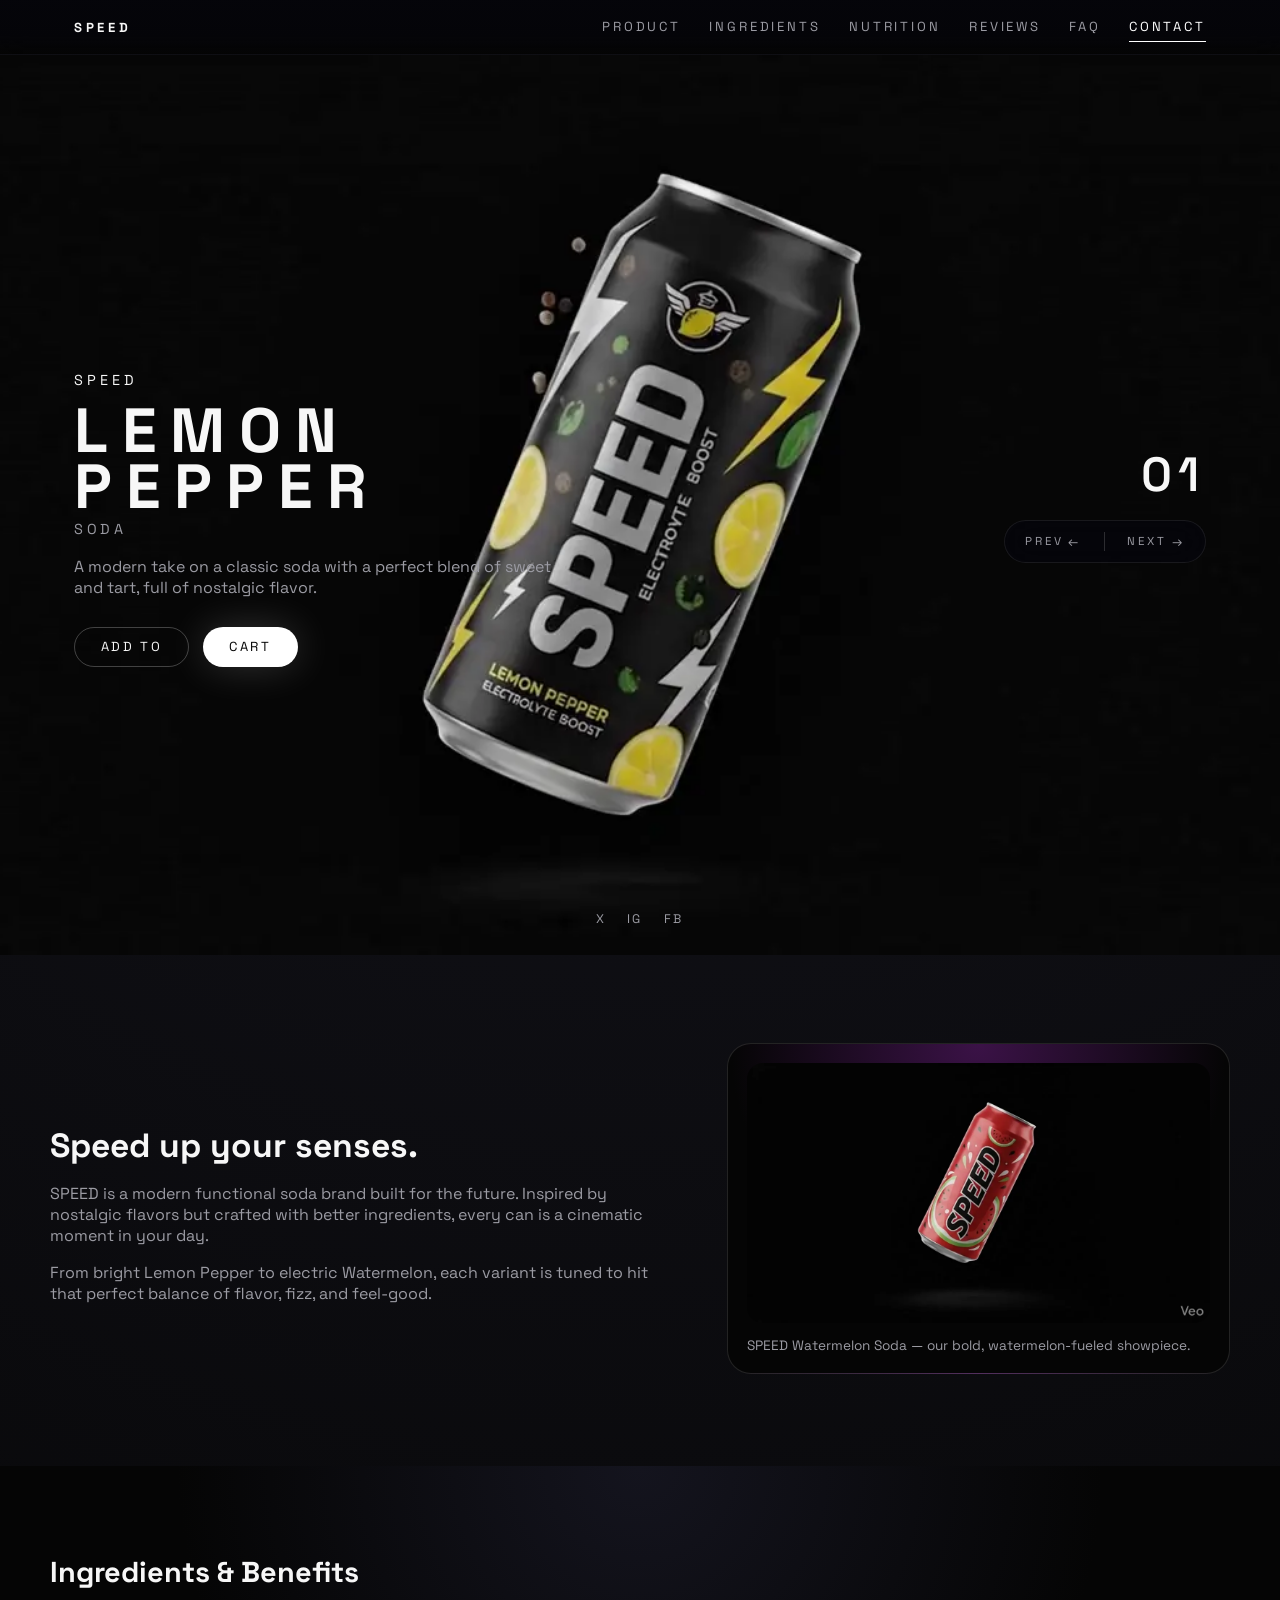
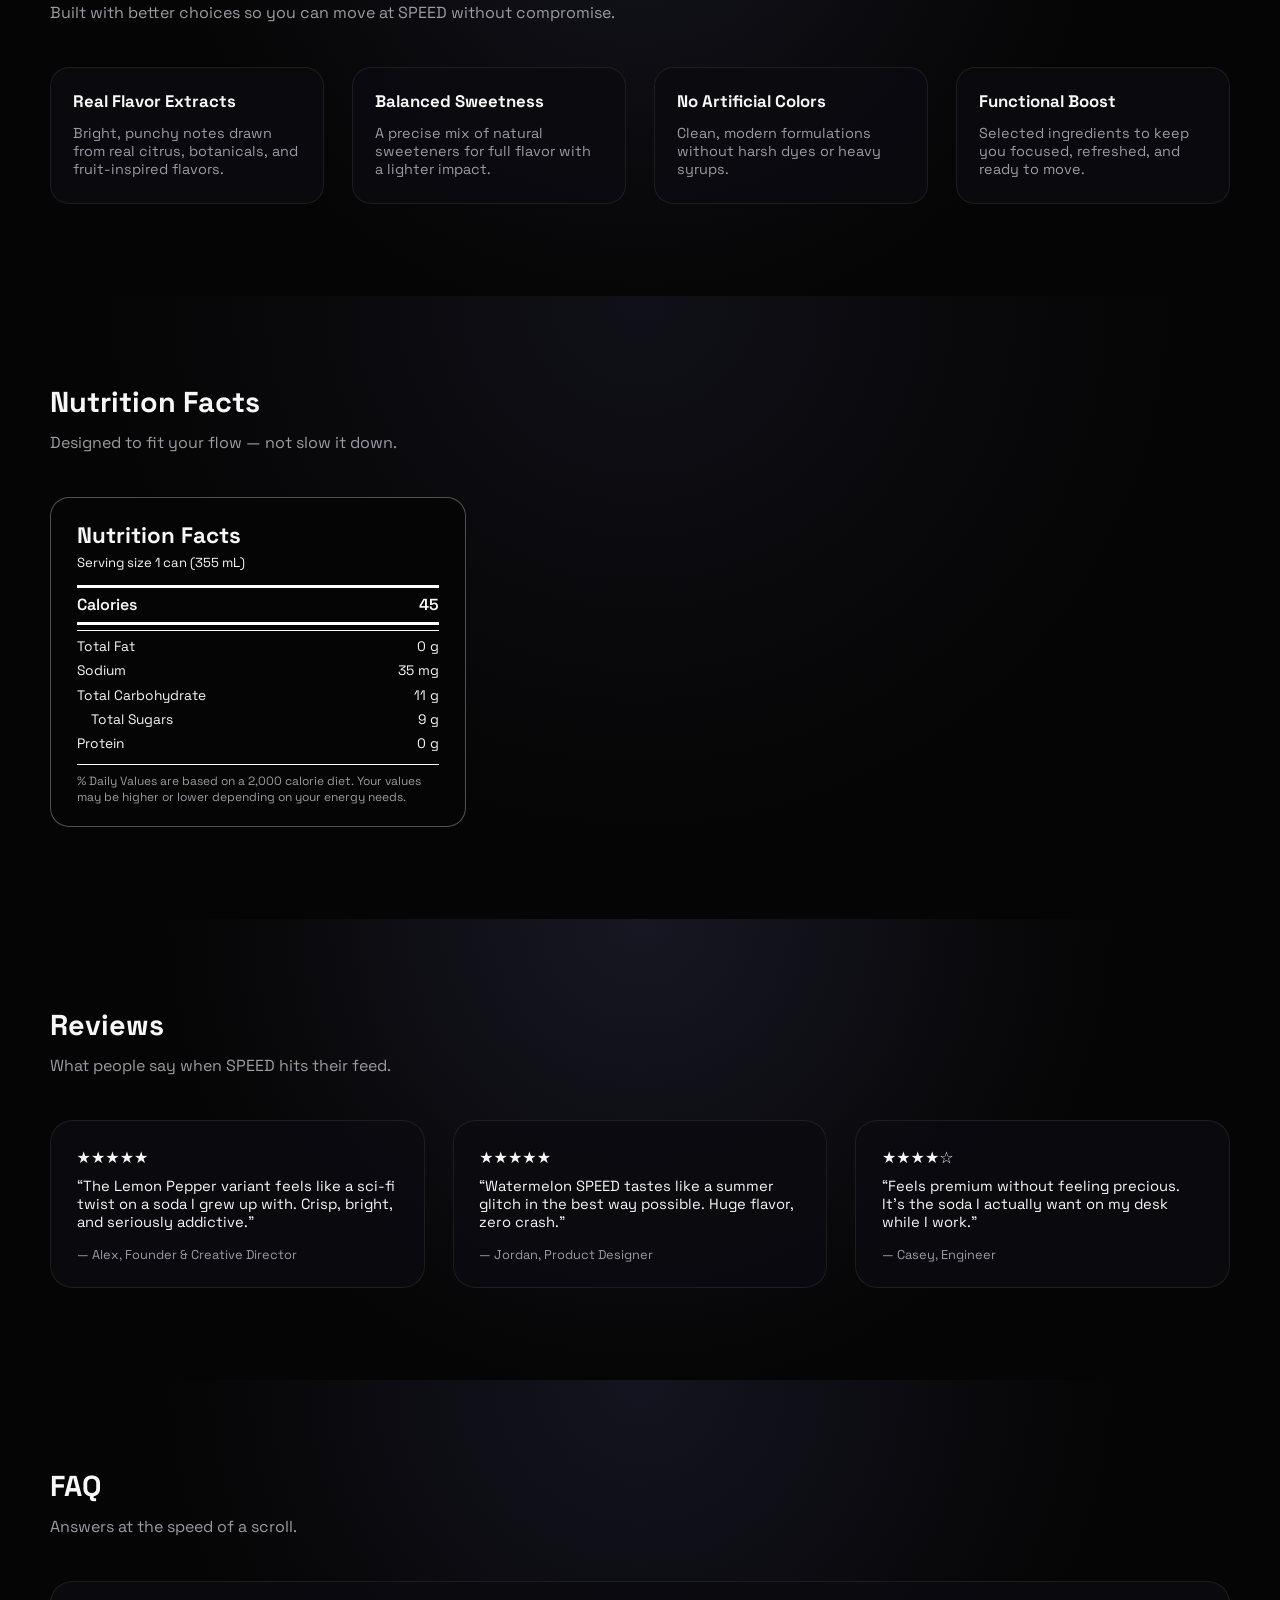
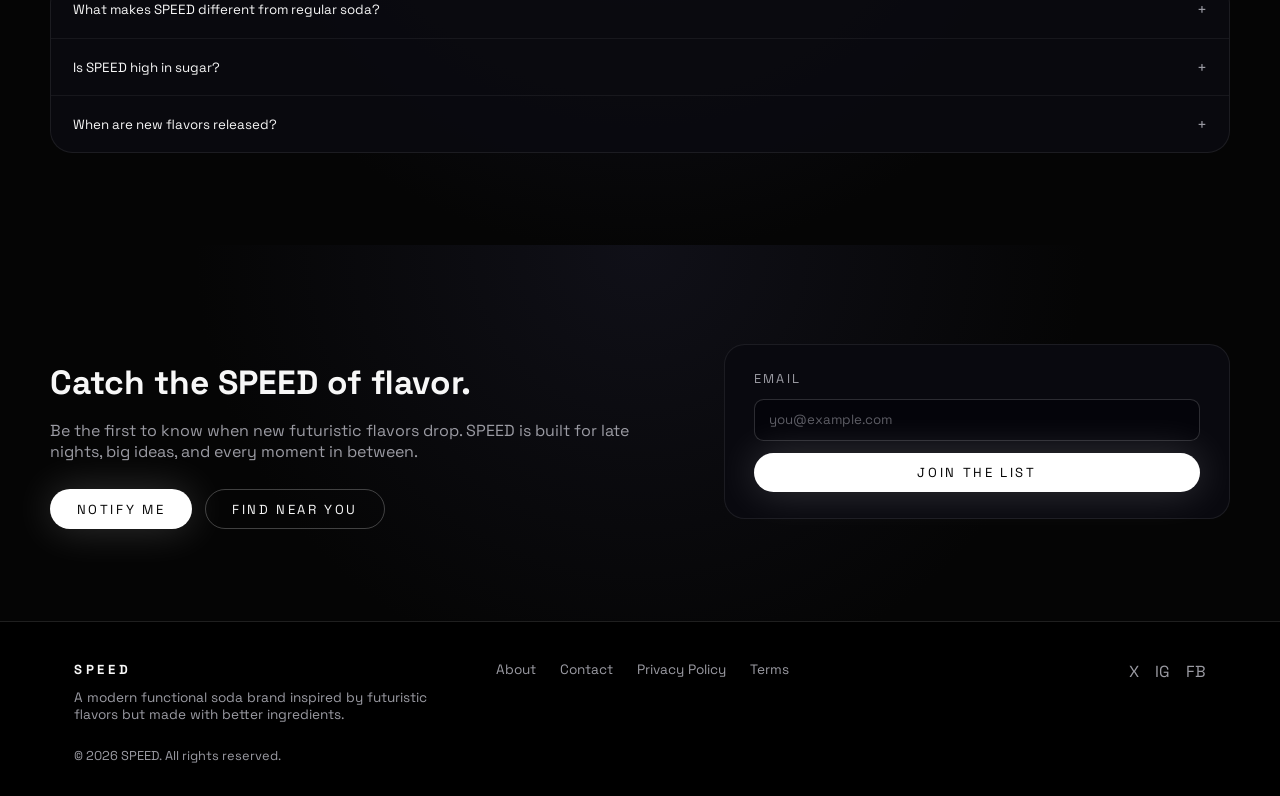
<file: Documents/Projects/Speed Sodas/index.html>
<!doctype html>
<html lang="en">
  <head>
    <meta charset="utf-8" />
    <title>SPEED Soda — Cinematic Parallax Soda Experience</title>
    <meta name="viewport" content="width=device-width, initial-scale=1" />
    <meta
      name="description"
      content="SPEED — a modern functional soda brand inspired by futuristic flavors but made with better ingredients."
    />
    <link rel="preconnect" href="https://fonts.googleapis.com" />
    <link rel="preconnect" href="https://fonts.gstatic.com" crossorigin />
    <link
      href="https://fonts.googleapis.com/css2?family=Space+Grotesk:wght@400;500;600;700&display=swap"
      rel="stylesheet"
    />
    <link rel="stylesheet" href="./styles.css" />
  </head>
  <body>
    <!-- Fullscreen loading overlay -->
    <div id="page-loader" aria-hidden="true">
      <div class="loader-inner">
        <div class="loader-logo">SPEED</div>
        <p class="loader-tagline">
          A modern functional soda brand inspired by futuristic flavors but made with better ingredients.
        </p>
        <div class="loader-bar">
          <div class="loader-bar-fill"></div>
        </div>
        <div class="loader-percent">Loading 0%</div>
      </div>
    </div>

    <!-- Sticky site header -->
    <header id="site-header">
      <div class="header-inner">
        <a href="#hero" class="brand">
          <span class="brand-mark">SPEED</span>
        </a>
        <nav class="main-nav" aria-label="Primary">
          <a href="#product" data-nav-target="product" class="nav-link is-active">Product</a>
          <a href="#ingredients" data-nav-target="ingredients" class="nav-link">Ingredients</a>
          <a href="#nutrition" data-nav-target="nutrition" class="nav-link">Nutrition</a>
          <a href="#reviews" data-nav-target="reviews" class="nav-link">Reviews</a>
          <a href="#faq" data-nav-target="faq" class="nav-link">FAQ</a>
          <a href="#contact" data-nav-target="contact" class="nav-link">Contact</a>
        </nav>
      </div>
    </header>

    <!-- Hero -->
    <main>
      <section id="hero" aria-label="Featured drink">
        <canvas id="hero-sequence"></canvas>
        <img id="hero-video" class="hero-video" alt="" aria-hidden="true" />

        <div class="hero-overlay">
          <div class="hero-text" aria-live="polite">
            <div class="hero-logo">SPEED</div>
            <h1 class="hero-title" id="hero-title">LEMON PEPPER</h1>
            <div class="hero-subtitle" id="hero-subtitle">SODA</div>
            <p class="hero-description" id="hero-description">
              A modern take on a classic soda with a perfect blend of sweet and tart, full of nostalgic flavor.
            </p>
            <div class="hero-ctas">
              <button class="btn btn-ghost" type="button">ADD TO</button>
              <button class="btn btn-solid" type="button">CART</button>
            </div>
          </div>

          <div class="hero-center"></div>

          <aside class="hero-variants" aria-label="Drink variants">
            <div class="hero-variant-index" id="hero-variant-index">01</div>
            <div class="hero-variant-nav">
              <button class="variant-btn variant-prev" id="variant-prev" type="button" aria-label="Previous flavor">
                <span class="variant-label">PREV</span>
                <span class="variant-arrow">←</span>
              </button>
              <div class="hero-nav-divider"></div>
              <button class="variant-btn variant-next" id="variant-next" type="button" aria-label="Next flavor">
                <span class="variant-label">NEXT</span>
                <span class="variant-arrow">→</span>
              </button>
            </div>
            <div class="variant-loading" id="variant-loading" aria-live="polite"></div>
          </aside>
        </div>

        <div class="hero-socials" aria-label="SPEED social links">
          <a href="#" aria-label="SPEED on X (Twitter)" class="social-link">X</a>
          <a href="#" aria-label="SPEED on Instagram" class="social-link">IG</a>
          <a href="#" aria-label="SPEED on Facebook" class="social-link">FB</a>
        </div>
      </section>

      <!-- Product / About -->
      <section id="product" class="section section-product">
        <div class="section-inner">
          <div class="section-copy">
            <h2>Speed up your senses.</h2>
            <p>
              SPEED is a modern functional soda brand built for the future. Inspired by nostalgic flavors but crafted
              with better ingredients, every can is a cinematic moment in your day.
            </p>
            <p>
              From bright Lemon Pepper to electric Watermelon, each variant is tuned to hit that perfect balance of
              flavor, fizz, and feel-good.
            </p>
          </div>
          <div class="section-media">
            <figure class="product-figure">
              <img
                src="./assets/watermeln.webp"
                alt="SPEED Watermelon Soda can on a bold studio background with watermelon slices and dynamic lighting, showcasing the vibrant colors and modern design of the can in a cinematic style."
                class="product-cta-image"
                loading="lazy"
              />
              <figcaption>SPEED Watermelon Soda — our bold, watermelon-fueled showpiece.</figcaption>
            </figure>
          </div>
        </div>
      </section>

      <!-- Ingredients & Benefits -->
      <section id="ingredients" class="section section-ingredients">
        <div class="section-inner">
          <header class="section-header">
            <h2>Ingredients &amp; Benefits</h2>
            <p>Built with better choices so you can move at SPEED without compromise.</p>
          </header>
          <div class="ingredients-grid">
            <div class="ingredient-card">
              <h3>Real Flavor Extracts</h3>
              <p>Bright, punchy notes drawn from real citrus, botanicals, and fruit-inspired flavors.</p>
            </div>
            <div class="ingredient-card">
              <h3>Balanced Sweetness</h3>
              <p>A precise mix of natural sweeteners for full flavor with a lighter impact.</p>
            </div>
            <div class="ingredient-card">
              <h3>No Artificial Colors</h3>
              <p>Clean, modern formulations without harsh dyes or heavy syrups.</p>
            </div>
            <div class="ingredient-card">
              <h3>Functional Boost</h3>
              <p>Selected ingredients to keep you focused, refreshed, and ready to move.</p>
            </div>
          </div>
        </div>
      </section>

      <!-- Nutrition Facts -->
      <section id="nutrition" class="section section-nutrition">
        <div class="section-inner">
          <header class="section-header">
            <h2>Nutrition Facts</h2>
            <p>Designed to fit your flow — not slow it down.</p>
          </header>
          <div class="nutrition-card" aria-label="Example nutrition facts label">
            <div class="nutrition-header">
              <h3>Nutrition Facts</h3>
              <p>Serving size 1 can (355 mL)</p>
            </div>
            <div class="nutrition-row strong">
              <span>Calories</span>
              <span>45</span>
            </div>
            <div class="nutrition-divider"></div>
            <div class="nutrition-row">
              <span>Total Fat</span>
              <span>0 g</span>
            </div>
            <div class="nutrition-row">
              <span>Sodium</span>
              <span>35 mg</span>
            </div>
            <div class="nutrition-row">
              <span>Total Carbohydrate</span>
              <span>11 g</span>
            </div>
            <div class="nutrition-row sub">
              <span>Total Sugars</span>
              <span>9 g</span>
            </div>
            <div class="nutrition-row">
              <span>Protein</span>
              <span>0 g</span>
            </div>
            <div class="nutrition-footer">
              <p>% Daily Values are based on a 2,000 calorie diet. Your values may be higher or lower depending on your
                energy needs.</p>
            </div>
          </div>
        </div>
      </section>

      <!-- Reviews / Social Proof -->
      <section id="reviews" class="section section-reviews">
        <div class="section-inner">
          <header class="section-header">
            <h2>Reviews</h2>
            <p>What people say when SPEED hits their feed.</p>
          </header>
          <div class="reviews-grid">
            <article class="review-card">
              <div class="review-rating">★★★★★</div>
              <p class="review-quote">
                “The Lemon Pepper variant feels like a sci‑fi twist on a soda I grew up with. Crisp, bright, and
                seriously addictive.”
              </p>
              <p class="review-author">— Alex, Founder &amp; Creative Director</p>
            </article>
            <article class="review-card">
              <div class="review-rating">★★★★★</div>
              <p class="review-quote">
                “Watermelon SPEED tastes like a summer glitch in the best way possible. Huge flavor, zero crash.”
              </p>
              <p class="review-author">— Jordan, Product Designer</p>
            </article>
            <article class="review-card">
              <div class="review-rating">★★★★☆</div>
              <p class="review-quote">
                “Feels premium without feeling precious. It’s the soda I actually want on my desk while I work.”
              </p>
              <p class="review-author">— Casey, Engineer</p>
            </article>
          </div>
        </div>
      </section>

      <!-- FAQ -->
      <section id="faq" class="section section-faq">
        <div class="section-inner">
          <header class="section-header">
            <h2>FAQ</h2>
            <p>Answers at the speed of a scroll.</p>
          </header>
          <div class="faq-list" id="faq-list">
            <article class="faq-item">
              <button class="faq-question" type="button">
                <span>What makes SPEED different from regular soda?</span>
                <span class="faq-toggle">+</span>
              </button>
              <div class="faq-answer">
                <p>
                  SPEED is built around modern flavor design and ingredients that feel less heavy, more intentional, and
                  better aligned with how you actually move through your day.
                </p>
              </div>
            </article>
            <article class="faq-item">
              <button class="faq-question" type="button">
                <span>Is SPEED high in sugar?</span>
                <span class="faq-toggle">+</span>
              </button>
              <div class="faq-answer">
                <p>
                  Each variant is formulated to balance sweetness with clarity so you get the flavor hit you want
                  without an overwhelming sugar spike.
                </p>
              </div>
            </article>
            <article class="faq-item">
              <button class="faq-question" type="button">
                <span>When are new flavors released?</span>
                <span class="faq-toggle">+</span>
              </button>
              <div class="faq-answer">
                <p>
                  We release new SPEED variants in limited drops. Join the list below to hear about the next launch
                  first.
                </p>
              </div>
            </article>
          </div>
        </div>
      </section>

      <!-- Final Call-to-Action / Contact -->
      <section id="contact" class="section section-cta">
        <div class="section-inner section-inner-cta">
          <div class="cta-copy">
            <h2>Catch the SPEED of flavor.</h2>
            <p>
              Be the first to know when new futuristic flavors drop. SPEED is built for late nights, big ideas, and
              every moment in between.
            </p>
            <div class="hero-ctas">
              <button class="btn btn-solid" type="button">NOTIFY ME</button>
              <button class="btn btn-ghost" type="button">FIND NEAR YOU</button>
            </div>
          </div>
          <form class="cta-form" action="#" method="post">
            <label class="field-label" for="email">Email</label>
            <input
              id="email"
              name="email"
              type="email"
              placeholder="you@example.com"
              autocomplete="email"
              required
            />
            <button class="btn btn-solid btn-block" type="submit">Join the list</button>
          </form>
        </div>
      </section>
    </main>

    <footer id="site-footer">
      <div class="footer-inner">
        <div class="footer-brand">
          <div class="footer-logo">SPEED</div>
          <p class="footer-tagline">
            A modern functional soda brand inspired by futuristic flavors but made with better ingredients.
          </p>
        </div>
        <div class="footer-links">
          <a href="#product">About</a>
          <a href="#contact">Contact</a>
          <a href="#">Privacy Policy</a>
          <a href="#">Terms</a>
        </div>
        <div class="footer-socials">
          <a href="#" aria-label="SPEED on X (Twitter)" class="social-link">X</a>
          <a href="#" aria-label="SPEED on Instagram" class="social-link">IG</a>
          <a href="#" aria-label="SPEED on Facebook" class="social-link">FB</a>
        </div>
      </div>
      <div class="footer-bottom">
        <p>© <span id="footer-year"></span> SPEED. All rights reserved.</p>
      </div>
    </footer>

    <script src="./main.js" type="module"></script>
  </body>
</html>
</file>
<file: Documents/Projects/Speed Sodas/styles.css>
:root {
  --bg-main: #050505;
  --bg-elevated: #0c0c0f;
  --bg-soft: #131318;
  --text-main: #f7f7f7;
  --text-muted: #9b9ba3;
  --border-subtle: rgba(255, 255, 255, 0.08);
  --accent: #ffffff;
  --accent-soft: rgba(255, 255, 255, 0.2);
  --danger: #ff3366;
  --transition-fast: 180ms ease-out;
  --transition-med: 260ms ease-out;
}

*,
*::before,
*::after {
  box-sizing: border-box;
}

html,
body {
  margin: 0;
  padding: 0;
  background-color: var(--bg-main);
  color: var(--text-main);
  font-family: 'Space Grotesk', system-ui, -apple-system, BlinkMacSystemFont, 'Segoe UI', sans-serif;
  -webkit-font-smoothing: antialiased;
}

body {
  min-height: 100vh;
}

img {
  max-width: 100%;
  display: block;
}

button {
  font-family: inherit;
}

a {
  color: inherit;
  text-decoration: none;
}

main {
  background: radial-gradient(circle at top, #14141c 0, #050505 60%);
}

/* Loader */

#page-loader {
  position: fixed;
  inset: 0;
  background: radial-gradient(circle at top, #14141c 0, #050505 60%);
  display: flex;
  align-items: center;
  justify-content: center;
  z-index: 999;
  transition: opacity 320ms ease-out, visibility 320ms ease-out;
}

#page-loader.is-hidden {
  opacity: 0;
  visibility: hidden;
}

.loader-inner {
  max-width: 28rem;
  padding: 2.5rem 2.75rem;
  border-radius: 1.5rem;
  background: rgba(5, 5, 8, 0.88);
  border: 1px solid var(--border-subtle);
  box-shadow:
    0 0 60px rgba(0, 0, 0, 0.9),
    0 0 180px rgba(255, 255, 255, 0.18);
}

.loader-logo {
  font-weight: 700;
  letter-spacing: 0.32em;
  text-transform: uppercase;
  font-size: 0.95rem;
  margin-bottom: 1rem;
}

.loader-tagline {
  margin: 0 0 1.75rem;
  font-size: 0.9rem;
  color: var(--text-muted);
}

.loader-bar {
  position: relative;
  width: 100%;
  height: 0.35rem;
  border-radius: 999px;
  background: rgba(255, 255, 255, 0.06);
  overflow: hidden;
  margin-bottom: 0.75rem;
}

.loader-bar-fill {
  position: absolute;
  inset: 0;
  width: 0%;
  background: linear-gradient(90deg, #ffffff, #d0d0d0);
  border-radius: inherit;
  transition: width 140ms linear;
}

.loader-percent {
  font-size: 0.8rem;
  color: var(--text-muted);
}

/* Header */

#site-header {
  position: sticky;
  top: 0;
  z-index: 20;
  backdrop-filter: blur(18px);
  background: linear-gradient(
    to bottom,
    rgba(5, 5, 10, 0.96),
    rgba(5, 5, 10, 0.9),
    rgba(5, 5, 10, 0.82),
    transparent
  );
  border-bottom: 1px solid rgba(255, 255, 255, 0.04);
}

.header-inner {
  max-width: 1180px;
  margin: 0 auto;
  padding: 0.9rem 1.5rem;
  display: flex;
  align-items: center;
  justify-content: space-between;
  gap: 2rem;
}

.brand-mark {
  font-weight: 700;
  letter-spacing: 0.28em;
  text-transform: uppercase;
  font-size: 0.82rem;
}

.brand:hover .brand-mark {
  color: var(--accent);
}

.main-nav {
  display: flex;
  align-items: center;
  gap: 1.75rem;
  font-size: 0.82rem;
  text-transform: uppercase;
  letter-spacing: 0.22em;
}

.nav-link {
  position: relative;
  color: var(--text-muted);
  padding-block: 0.25rem;
  transition: color var(--transition-fast);
}

.nav-link::after {
  content: '';
  position: absolute;
  left: 0;
  bottom: -0.15rem;
  width: 0;
  height: 1px;
  background: var(--accent);
  transition: width var(--transition-fast);
}

.nav-link:hover {
  color: var(--text-main);
}

.nav-link.is-active {
  color: var(--accent);
}

.nav-link.is-active::after {
  width: 100%;
}

/* Hero */

#hero {
  position: relative;
  min-height: 100vh;
  overflow: hidden;
  color: var(--text-main);
}

#hero-video {
  position: absolute;
  inset: 0;
  width: 100%;
  height: 100%;
  object-fit: cover;
  display: block;
}

/* matte black tint overlay for WebP videos */
#hero-video::after {
  content: '';
  position: absolute;
  inset: 0;
  background: rgba(0, 0, 0, 0.4);
  pointer-events: none;
}

#hero-sequence {
  position: absolute;
  inset: 0;
  width: 100%;
  height: 100%;
  display: block;
}

.hero-overlay {
  position: relative;
  z-index: 1;
  max-width: 1180px;
  margin: 0 auto;
  height: 100vh;
  padding: 5.25rem 1.5rem 3.5rem;
  display: grid;
  grid-template-columns: minmax(0, 3.4fr) minmax(0, 1.2fr) minmax(0, 1.4fr);
  gap: 1.5rem;
}

.hero-text {
  align-self: center;
  max-width: 32rem;
  transition: opacity var(--transition-med), transform var(--transition-med);
}

.hero-text.is-transitioning-out {
  opacity: 0;
  transform: translateY(-8px);
}

.hero-text.is-transitioning-in {
  opacity: 1;
  transform: translateY(0);
}

.hero-logo {
  font-size: 0.9rem;
  letter-spacing: 0.28em;
  text-transform: uppercase;
  margin-bottom: 0.85rem;
}

.hero-title {
  font-size: clamp(2.8rem, 5vw, 3.9rem);
  line-height: 0.9;
  letter-spacing: 0.22em;
  text-transform: uppercase;
  margin: 0 0 0.35rem;
}

.hero-subtitle {
  font-size: 0.9rem;
  text-transform: uppercase;
  letter-spacing: 0.26em;
  color: var(--text-muted);
  margin-bottom: 1.1rem;
}

.hero-description {
  margin: 0 0 1.8rem;
  color: var(--text-muted);
  max-width: 30rem;
}

.hero-ctas {
  display: inline-flex;
  flex-wrap: wrap;
  gap: 0.85rem;
}

.btn {
  border-radius: 999px;
  padding: 0.65rem 1.6rem;
  font-size: 0.82rem;
  text-transform: uppercase;
  letter-spacing: 0.2em;
  border: 1px solid transparent;
  cursor: pointer;
  transition:
    background-color var(--transition-fast),
    color var(--transition-fast),
    border-color var(--transition-fast),
    box-shadow var(--transition-fast),
    transform 120ms ease-out;
}

.btn:active {
  transform: translateY(1px) scale(0.99);
}

.btn-solid {
  background: var(--accent);
  color: #050505;
  box-shadow: 0 0 40px rgba(255, 255, 255, 0.18);
}

.btn-solid:hover {
  box-shadow: 0 0 52px rgba(255, 255, 255, 0.24);
}

.btn-ghost {
  background: transparent;
  color: var(--text-main);
  border-color: var(--accent-soft);
}

.btn-ghost:hover {
  background: rgba(255, 255, 255, 0.06);
}

.btn-block {
  width: 100%;
  justify-content: center;
}

.hero-center {
  align-self: center;
}

.hero-variants {
  align-self: center;
  justify-self: flex-end;
  display: flex;
  flex-direction: column;
  align-items: flex-end;
  gap: 0.9rem;
}

.hero-variant-index {
  font-size: 3rem;
  letter-spacing: 0.14em;
  font-weight: 600;
}

.hero-variant-nav {
  display: inline-flex;
  align-items: center;
  gap: 0.75rem;
  padding: 0.4rem 0.6rem;
  border-radius: 999px;
  background: rgba(5, 5, 12, 0.82);
  border: 1px solid var(--border-subtle);
  backdrop-filter: blur(16px);
}

.variant-btn {
  display: inline-flex;
  align-items: center;
  gap: 0.3rem;
  padding: 0.35rem 0.65rem;
  border-radius: 999px;
  border: none;
  background: transparent;
  color: var(--text-muted);
  font-size: 0.72rem;
  text-transform: uppercase;
  letter-spacing: 0.26em;
  cursor: pointer;
}

.variant-btn:hover {
  color: var(--accent);
}

.hero-nav-divider {
  width: 1px;
  height: 1.2rem;
  background: rgba(255, 255, 255, 0.16);
}

.variant-arrow {
  font-size: 0.8rem;
}

.variant-loading {
  min-height: 1rem;
  font-size: 0.72rem;
  color: var(--text-muted);
}

.hero-socials {
  position: absolute;
  left: 50%;
  bottom: 1.75rem;
  transform: translateX(-50%);
  display: flex;
  align-items: center;
  gap: 1.25rem;
  font-size: 0.78rem;
  letter-spacing: 0.24em;
  text-transform: uppercase;
}

.social-link {
  color: var(--text-muted);
  transition: color var(--transition-fast);
}

.social-link:hover {
  color: var(--accent);
}

/* Sections */

.section {
  padding: 5.5rem 1.5rem 5.75rem;
}

.section-inner {
  max-width: 1180px;
  margin: 0 auto;
}

.section-header {
  max-width: 40rem;
  margin-bottom: 2.75rem;
}

.section-header h2 {
  margin: 0 0 0.75rem;
  font-size: 1.8rem;
}

.section-header p {
  margin: 0;
  color: var(--text-muted);
}

.section-product .section-inner {
  display: grid;
  grid-template-columns: minmax(0, 3fr) minmax(0, 2.4fr);
  gap: 3rem;
  align-items: center;
}

.section-product h2 {
  font-size: 2.1rem;
  margin-bottom: 1rem;
}

.section-product p {
  color: var(--text-muted);
}

.section-product p + p {
  margin-top: 0.75rem;
}

.product-figure {
  margin: 0;
  background: radial-gradient(circle at top, #3b1247 0, #050505 60%);
  border-radius: 1.5rem;
  padding: 1.2rem;
  border: 1px solid rgba(255, 255, 255, 0.12);
}

.product-cta-image {
  width: 100%;
  border-radius: 1rem;
}

.product-figure figcaption {
  margin-top: 0.85rem;
  font-size: 0.85rem;
  color: var(--text-muted);
}

.section-ingredients {
  background: radial-gradient(circle at top, #14141e 0, #050505 60%);
}

.ingredients-grid {
  display: grid;
  grid-template-columns: repeat(4, minmax(0, 1fr));
  gap: 1.75rem;
}

.ingredient-card {
  padding: 1.4rem 1.4rem 1.6rem;
  border-radius: 1.2rem;
  background: rgba(10, 10, 16, 0.9);
  border: 1px solid var(--border-subtle);
}

.ingredient-card h3 {
  margin: 0 0 0.7rem;
  font-size: 1.05rem;
}

.ingredient-card p {
  margin: 0;
  font-size: 0.9rem;
  color: var(--text-muted);
}

.section-nutrition {
  background: radial-gradient(circle at top, #101018 0, #050505 60%);
}

.nutrition-card {
  max-width: 26rem;
  border-radius: 1.2rem;
  background: #050505;
  border: 1px solid rgba(255, 255, 255, 0.3);
  padding: 1.4rem 1.6rem 1.3rem;
}

.nutrition-header h3 {
  margin: 0 0 0.25rem;
  font-size: 1.4rem;
}

.nutrition-header p {
  margin: 0 0 0.9rem;
  font-size: 0.82rem;
}

.nutrition-row {
  display: flex;
  justify-content: space-between;
  font-size: 0.86rem;
  padding-block: 0.2rem;
}

.nutrition-row.strong {
  font-size: 1rem;
  font-weight: 600;
  border-block: 3px solid #fff;
  padding-block: 0.4rem;
  margin-block: 0.3rem;
}

.nutrition-row.sub {
  padding-left: 0.9rem;
}

.nutrition-divider {
  border-top: 1px solid #fff;
  margin-block: 0.2rem;
}

.nutrition-footer {
  border-top: 1px solid #fff;
  margin-top: 0.5rem;
  padding-top: 0.55rem;
}

.nutrition-footer p {
  margin: 0;
  font-size: 0.75rem;
  color: var(--text-muted);
}

.section-reviews {
  background: radial-gradient(circle at top, #171723 0, #050505 60%);
}

.reviews-grid {
  display: grid;
  grid-template-columns: repeat(3, minmax(0, 1fr));
  gap: 1.75rem;
}

.review-card {
  padding: 1.6rem 1.6rem 1.5rem;
  border-radius: 1.4rem;
  background: rgba(10, 10, 16, 0.9);
  border: 1px solid var(--border-subtle);
}

.review-rating {
  font-size: 1rem;
  margin-bottom: 0.6rem;
}

.review-quote {
  margin: 0 0 0.9rem;
  font-size: 0.92rem;
  color: var(--text-main);
}

.review-author {
  margin: 0;
  font-size: 0.8rem;
  color: var(--text-muted);
}

.section-faq {
  background: radial-gradient(circle at top, #141420 0, #050505 60%);
}

.faq-list {
  border-radius: 1.4rem;
  border: 1px solid var(--border-subtle);
  background: rgba(10, 10, 16, 0.9);
  overflow: hidden;
}

.faq-item + .faq-item {
  border-top: 1px solid rgba(255, 255, 255, 0.06);
}

.faq-question {
  width: 100%;
  text-align: left;
  padding: 1.1rem 1.4rem;
  background: transparent;
  border: none;
  color: inherit;
  display: flex;
  align-items: center;
  justify-content: space-between;
  gap: 1rem;
  cursor: pointer;
}

.faq-toggle {
  font-size: 1rem;
  color: var(--text-muted);
}

.faq-answer {
  max-height: 0;
  overflow: hidden;
  padding: 0 1.4rem;
  background: rgba(3, 3, 6, 0.9);
  transition: max-height 260ms ease-out, padding-bottom 260ms ease-out;
}

.faq-answer p {
  margin: 0.75rem 0 1.05rem;
  font-size: 0.9rem;
  color: var(--text-muted);
}

.faq-item.is-open .faq-answer {
  max-height: 300px;
  padding-bottom: 0.15rem;
}

.faq-item.is-open .faq-toggle {
  transform: rotate(45deg);
}

.section-cta {
  background: radial-gradient(circle at top, #101018 0, #050505 60%);
}

.section-inner-cta {
  display: grid;
  grid-template-columns: minmax(0, 3fr) minmax(0, 2.4fr);
  gap: 2.6rem;
  align-items: center;
}

.section-cta h2 {
  font-size: 2.1rem;
  margin-bottom: 1rem;
}

.section-cta p {
  margin: 0 0 1.7rem;
  color: var(--text-muted);
}

.cta-form {
  padding: 1.6rem 1.8rem;
  border-radius: 1.3rem;
  background: rgba(10, 10, 16, 0.95);
  border: 1px solid var(--border-subtle);
  display: flex;
  flex-direction: column;
  gap: 0.75rem;
}

.field-label {
  font-size: 0.8rem;
  text-transform: uppercase;
  letter-spacing: 0.18em;
  color: var(--text-muted);
}

input[type='email'] {
  width: 100%;
  padding: 0.7rem 0.9rem;
  border-radius: 0.6rem;
  border: 1px solid rgba(255, 255, 255, 0.16);
  background: rgba(5, 5, 10, 0.9);
  color: var(--text-main);
  font-family: inherit;
  outline: none;
  transition:
    border-color var(--transition-fast),
    box-shadow var(--transition-fast),
    background-color var(--transition-fast);
}

input[type='email']::placeholder {
  color: rgba(180, 180, 190, 0.5);
}

input[type='email']:focus {
  border-color: var(--accent);
  box-shadow: 0 0 0 1px rgba(255, 255, 255, 0.16);
}

/* Footer */

#site-footer {
  background: #000000;
  border-top: 1px solid rgba(255, 255, 255, 0.12);
  color: var(--text-muted);
}

.footer-inner {
  max-width: 1180px;
  margin: 0 auto;
  padding: 2.4rem 1.5rem 1.5rem;
  display: grid;
  grid-template-columns: minmax(0, 2.4fr) minmax(0, 2fr) minmax(0, 2.2fr);
  gap: 2.4rem;
  align-items: flex-start;
}

.footer-logo {
  font-weight: 700;
  letter-spacing: 0.28em;
  text-transform: uppercase;
  font-size: 0.82rem;
  margin-bottom: 0.7rem;
  color: var(--text-main);
}

.footer-tagline {
  margin: 0;
  font-size: 0.85rem;
}

.footer-links {
  display: flex;
  flex-wrap: wrap;
  gap: 0.75rem 1.5rem;
  font-size: 0.85rem;
}

.footer-links a {
  color: var(--text-muted);
  transition: color var(--transition-fast);
}

.footer-links a:hover {
  color: var(--accent);
}

.footer-socials {
  display: flex;
  justify-content: flex-end;
  gap: 1rem;
}

.footer-bottom {
  max-width: 1180px;
  margin: 0 auto;
  padding: 0 1.5rem 2rem;
  font-size: 0.8rem;
  color: var(--text-muted);
}

.footer-bottom p {
  margin: 0;
}

/* Hero placeholder background for when sequence is not ready */

body.is-hero-placeholder #hero {
  background: radial-gradient(circle at top, #222232 0, #050505 60%);
}

/* Responsive */

@media (max-width: 960px) {
  .header-inner {
    padding-inline: 1.15rem;
  }

  .hero-overlay {
    grid-template-columns: minmax(0, 1.6fr) minmax(0, 0.8fr);
    grid-template-rows: auto auto;
    grid-template-areas:
      'text variants'
      'text variants';
    padding-top: 5rem;
  }

  .hero-text {
    grid-area: text;
  }

  .hero-center {
    display: none;
  }

  .hero-variants {
    grid-area: variants;
  }

  .section-product .section-inner,
  .section-inner-cta {
    grid-template-columns: minmax(0, 1fr);
  }

  .section-product .section-media {
    order: -1;
  }

  .ingredients-grid {
    grid-template-columns: repeat(2, minmax(0, 1fr));
  }

  .reviews-grid {
    grid-template-columns: repeat(2, minmax(0, 1fr));
  }

  .footer-inner {
    grid-template-columns: minmax(0, 1.6fr) minmax(0, 1.4fr);
  }
}

@media (max-width: 720px) {
  .header-inner {
    padding-inline: 1rem;
  }

  .main-nav {
    display: none;
  }

  .hero-overlay {
    height: auto;
    min-height: 100vh;
    padding-inline: 1rem;
    grid-template-columns: minmax(0, 1fr);
    grid-template-rows: auto auto auto;
    gap: 2.5rem;
  }

  .hero-variants {
    align-items: flex-start;
    justify-self: flex-start;
  }

  .hero-variant-nav {
    margin-top: 0.2rem;
  }

  .hero-socials {
    bottom: 1.2rem;
    font-size: 0.72rem;
  }

  .section {
    padding-inline: 1rem;
  }

  .ingredients-grid {
    grid-template-columns: minmax(0, 1fr);
  }

  .reviews-grid {
    grid-template-columns: minmax(0, 1fr);
  }

  .section-inner-cta {
    gap: 2rem;
  }

  .footer-inner {
    grid-template-columns: minmax(0, 1fr);
  }

  .footer-socials {
    justify-content: flex-start;
  }
}

@media (prefers-reduced-motion: reduce) {
  * {
    scroll-behavior: auto !important;
    animation-duration: 0.01ms !important;
    animation-iteration-count: 1 !important;
    transition-duration: 0.01ms !important;
  }
}
</file>
